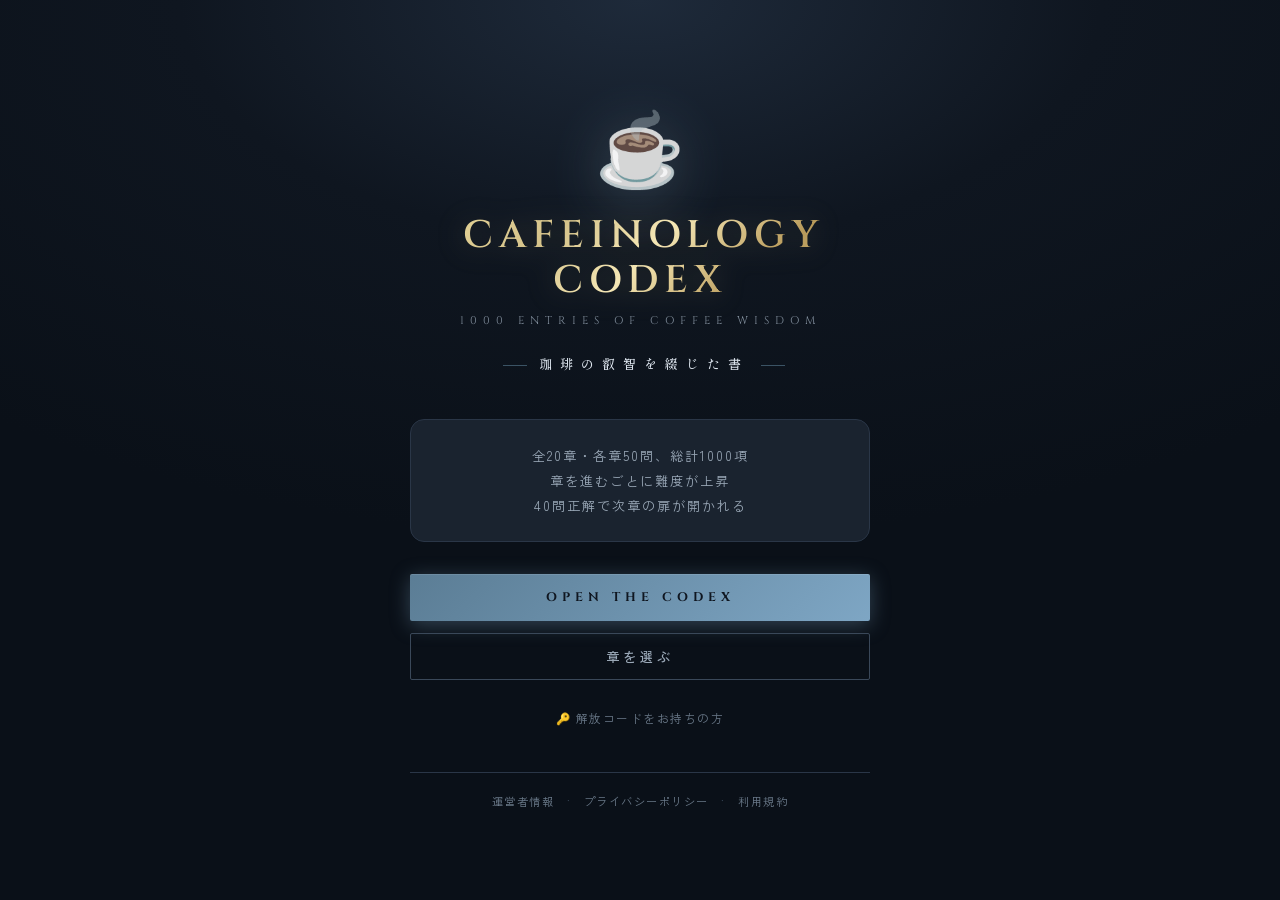
<file: index.html>
<!DOCTYPE html>
<html lang="ja">
<head>
  <meta charset="UTF-8">
  <meta name="viewport" content="width=device-width, initial-scale=1.0, user-scalable=no">
  <meta name="theme-color" content="#0f1620">

  <!-- ========== SEO ========== -->
  <title>CAFEINOLOGY CODEX（カフェイノロジー・コーデックス）| 珈琲の叡智を綴じた書 · 全20章1000項</title>
  <meta name="description" content="CAFEINOLOGY CODEX（カフェイノロジー・コーデックス）— 珈琲の叡智を綴じた書。全20章・1000項で学ぶ本格コーヒー検定ゲーム。エスプレッソ、焙煎、抽出、品種、産地、テロワールまで網羅。無料でコーヒーマスターを目指そう。#CafeinologyCodex">
  <meta name="keywords" content="CAFEINOLOGY CODEX,カフェイノロジーコーデックス,コーヒー,クイズ,検定,バリスタ,エスプレッソ,焙煎,抽出,コーヒーマスター,コーヒーマイスター,スペシャルティコーヒー">
  <meta name="author" content="CAFEINOLOGY CODEX">
  <meta name="google-site-verification" content="3ak_mPI5S-jCg_oB2gd7poXh8SMA-_SvyZOicJVe0Y0" />
  <link rel="canonical" href="https://cafeinology-codex.netlify.app/">

  <!-- ========== OGP (SNS共有) ========== -->
  <meta property="og:type" content="website">
  <meta property="og:title" content="CAFEINOLOGY CODEX - 1000問の珈琲知識大全">
  <meta property="og:description" content="20レベル・1000問でコーヒーマスターを目指す本格検定ゲーム">
  <meta property="og:url" content="https://cafeinology-codex.netlify.app/">
  <meta property="og:image" content="https://cafeinology-codex.netlify.app/ogp.png">
  <meta property="og:site_name" content="CAFEINOLOGY CODEX">
  <meta property="og:locale" content="ja_JP">
  <meta name="twitter:card" content="summary_large_image">
  <meta name="twitter:title" content="CAFEINOLOGY CODEX - 1000問の珈琲知識大全">
  <meta name="twitter:description" content="20レベル・1000問でコーヒーマスターを目指す本格検定ゲーム">

  <!-- ========== 構造化データ (SEO) ========== -->
  <script type="application/ld+json">
  {
    "@context": "https://schema.org",
    "@type": "WebApplication",
    "name": "CAFEINOLOGY CODEX",
    "alternateName": "カフェイノロジー・コーデックス",
    "description": "CAFEINOLOGY CODEX - 20レベル・1000問のコーヒー検定クイズゲーム",
    "applicationCategory": "GameApplication",
    "genre": "Quiz",
    "inLanguage": "ja",
    "offers": {
      "@type": "Offer",
      "price": "0",
      "priceCurrency": "JPY"
    }
  }
  </script>

  <!-- ========== PWA ========== -->
  <link rel="manifest" href="manifest.json">
  <link rel="apple-touch-icon" href="icon-192.png">

  <!-- Google AdSense: 審査通過後、下のブロックのコメントを外し ca-pub-XXXX... を実IDに置換 -->
  <!--
  <script async src="https://pagead2.googlesyndication.com/pagead/js/adsbygoogle.js?client=ca-pub-XXXXXXXXXXXXXXXX"
     crossorigin="anonymous"></script>
  -->

  <!-- Google Analytics 4: プロパティ作成後、下のブロックのコメントを外し G-XXXXXXXXXX を実IDに置換 -->
  <!--
  <script async src="https://www.googletagmanager.com/gtag/js?id=G-XXXXXXXXXX"></script>
  <script>
    window.dataLayer = window.dataLayer || [];
    function gtag(){dataLayer.push(arguments);}
    gtag('js', new Date());
    gtag('config', 'G-XXXXXXXXXX');
  </script>
  -->

  <!-- Brand fonts: Cinzel (Roman logo) + Shippori Mincho B1 (JP tagline) + Zen Kaku Gothic Antique (JP body) + Syncopate (accent) -->
  <link rel="preconnect" href="https://fonts.googleapis.com">
  <link rel="preconnect" href="https://fonts.gstatic.com" crossorigin>
  <link href="https://fonts.googleapis.com/css2?family=Big+Shoulders+Display:wght@400;600;700;800&family=Cinzel:wght@400;500;600;700&family=Cinzel+Decorative:wght@400;700;900&family=Cormorant+Garamond:ital,wght@0,400;0,500;0,600;1,400&family=Kaisei+Decol:wght@400;500;700&family=Monomaniac+One&family=Shippori+Mincho+B1:wght@400;500;600;700;800&family=Syncopate:wght@400;700&family=Yuji+Syuku&family=Zen+Kaku+Gothic+Antique:wght@300;400;500;700&display=swap" rel="stylesheet">

  <link rel="stylesheet" href="style.css">
  <link rel="stylesheet" href="docs.css">
</head>
<body>
  <!-- スタート画面 -->
  <div id="screen-start" class="screen active">
    <div class="start-container">
      <div class="coffee-icon">☕</div>
      <h1>CAFEINOLOGY<br>CODEX</h1>
      <p class="subtitle">1000 Entries of Coffee Wisdom</p>
      <p class="tagline">珈琲の叡智を綴じた書</p>
      <div class="level-info">
        <p>全20章・各章50問、総計1000項</p>
        <p>章を進むごとに難度が上昇</p>
        <p>40問正解で次章の扉が開かれる</p>
      </div>
      <button id="btn-start" class="btn-primary">Open the Codex</button>
      <button id="btn-continue" class="btn-secondary" style="display:none">続きから</button>
      <button id="btn-level-select" class="btn-secondary">章を選ぶ</button>

      <!-- 解放コード入力 (有料章を解放するための導線) -->
      <a id="link-have-code" class="have-code-link" href="#">🔑 解放コードをお持ちの方</a>

      <!-- AdSense 広告枠 (スタート画面下部) — 審査後に有効化
      <div class="ad-slot ad-start">
        <ins class="adsbygoogle"
             style="display:block"
             data-ad-client="ca-pub-XXXXXXXXXXXXXXXX"
             data-ad-slot="0000000000"
             data-ad-format="auto"
             data-full-width-responsive="true"></ins>
        <script>(adsbygoogle = window.adsbygoogle || []).push({});</script>
      </div>
      -->

      <footer class="site-footer">
        <a href="about.html">運営者情報</a>
        <span>·</span>
        <a href="privacy.html">プライバシーポリシー</a>
        <span>·</span>
        <a href="terms.html">利用規約</a>
      </footer>
    </div>
  </div>

  <!-- レベル選択画面 -->
  <div id="screen-level-select" class="screen">
    <div class="level-select-container">
      <h2>Select a Chapter</h2>
      <div id="level-grid" class="level-grid"></div>
      <button id="btn-unlock-cta" class="btn-unlock-cta hidden">
        <span class="unlock-cta-icon">💎</span>
        <span class="unlock-cta-body">
          <span class="unlock-cta-title">全章を解放する</span>
          <span class="unlock-cta-sub">Chapter V〜XX ／ 800問 ／ ¥780</span>
        </span>
        <span class="unlock-cta-arrow">→</span>
      </button>
      <button id="btn-back-start" class="btn-secondary">戻る</button>
    </div>
  </div>

  <!-- ゲーム画面 -->
  <div id="screen-game" class="screen">
    <div class="game-header">
      <button id="btn-game-home" class="btn-game-home" aria-label="ホームへ戻る" title="ホームへ戻る">⌂</button>
      <div class="level-badge">
        <span id="current-level-label">CHAPTER I</span>
        <span id="level-theme"></span>
      </div>
      <div class="progress-section">
        <div class="progress-bar-container">
          <div id="progress-bar" class="progress-bar"></div>
        </div>
        <span id="progress-text">0 / 50</span>
      </div>
      <div class="stats">
        <div class="stat-item">
          <span class="stat-label">正解</span>
          <span id="correct-count" class="stat-value correct">0</span>
        </div>
        <div class="stat-item">
          <span class="stat-label">スコア</span>
          <span id="score-display" class="stat-value score">0</span>
        </div>
        <div class="stat-item">
          <span class="stat-label">ライフ</span>
          <span id="lives-display" class="stat-value lives">♥♥♥</span>
        </div>
      </div>
    </div>

    <div class="question-container">
      <div id="timer-bar-container" class="timer-bar-container">
        <div id="timer-bar" class="timer-bar"></div>
      </div>
      <div id="question-number" class="question-number">ENTRY 1</div>
      <div id="question-text" class="question-text"></div>
      <div id="options-container" class="options-container"></div>
      <div id="feedback" class="feedback hidden">
        <div id="feedback-icon"></div>
        <div id="feedback-text"></div>
        <div id="feedback-explanation"></div>
      </div>
      <button id="btn-next" class="btn-next hidden">次へ →</button>
    </div>
  </div>

  <!-- レベルクリア画面 -->
  <div id="screen-level-clear" class="screen">
    <div class="result-container">
      <div class="result-icon" id="result-icon">🏆</div>
      <h2 id="result-title">Chapter Complete</h2>
      <div class="result-stats">
        <div class="result-stat">
          <span>正解数</span>
          <span id="result-correct"></span>
        </div>
        <div class="result-stat">
          <span>正解率</span>
          <span id="result-rate"></span>
        </div>
        <div class="result-stat">
          <span>獲得スコア</span>
          <span id="result-score"></span>
        </div>
      </div>
      <div id="rank-display" class="rank-display"></div>

      <!-- AdSense インフィード広告 — 審査後に有効化
      <div class="ad-slot ad-result">
        <ins class="adsbygoogle"
             style="display:block"
             data-ad-client="ca-pub-XXXXXXXXXXXXXXXX"
             data-ad-slot="1111111111"
             data-ad-format="auto"
             data-full-width-responsive="true"></ins>
        <script>(adsbygoogle = window.adsbygoogle || []).push({});</script>
      </div>
      -->

      <!-- アフィリエイト: 関連商品レコメンド枠 (レベルごとに JS で差し替え) -->
      <div class="affiliate-box" id="affiliate-recommend">
        <div class="affiliate-label">このレベルにおすすめ</div>
        <div class="affiliate-items" id="affiliate-items">
          <!-- game.js から動的に生成 -->
        </div>
      </div>

      <div class="result-buttons">
        <button id="btn-next-level" class="btn-primary">次のレベルへ</button>
        <button id="btn-retry-level" class="btn-secondary">もう一度</button>
        <button id="btn-home" class="btn-secondary">ホームへ</button>
      </div>

      <!-- SNSシェアボタン -->
      <div class="share-buttons">
        <div class="share-label">結果をシェア</div>
        <a id="share-twitter" class="share-btn" target="_blank" rel="noopener">𝕏 Twitter</a>
        <a id="share-line" class="share-btn" target="_blank" rel="noopener">LINE</a>
      </div>
    </div>
  </div>

  <!-- 全問クリア画面 -->
  <div id="screen-complete" class="screen">
    <div class="complete-container">
      <div class="trophy">🏆</div>
      <h1>CODEX&nbsp;COMPLETE</h1>
      <p class="tagline">珈琲の叡智を、あなたは読み解いた</p>
      <p>CAFEINOLOGY CODEX 全20章・1000項を制覇</p>
      <div id="final-score-display" class="final-score"></div>
      <div class="coffee-facts">
        <h3>あなたはコーヒーの達人です</h3>
        <p>世界中のコーヒーについての知識を証明しました。</p>
      </div>

      <!-- AdSense — 審査後に有効化
      <div class="ad-slot">
        <ins class="adsbygoogle"
             style="display:block"
             data-ad-client="ca-pub-XXXXXXXXXXXXXXXX"
             data-ad-slot="2222222222"
             data-ad-format="auto"
             data-full-width-responsive="true"></ins>
        <script>(adsbygoogle = window.adsbygoogle || []).push({});</script>
      </div>
      -->

      <button id="btn-restart" class="btn-primary">もう一度挑戦</button>
    </div>
  </div>

  <!-- 解放コード入力モーダル -->
  <div id="modal-unlock" class="modal-overlay hidden" role="dialog" aria-modal="true" aria-labelledby="modal-unlock-title">
    <div class="modal-content modal-unlock-content">
      <div class="unlock-icon">💎</div>
      <h3 id="modal-unlock-title">全章を解放する</h3>
      <p class="modal-sub">
        第5章以降（800項）を読み解くには、<br>
        解放コードが必要です。
      </p>

      <div class="unlock-input-wrap">
        <label for="unlock-code-input" class="unlock-label">解放コード</label>
        <input
          id="unlock-code-input"
          class="unlock-input"
          type="text"
          inputmode="latin"
          autocomplete="off"
          autocapitalize="characters"
          spellcheck="false"
          placeholder="CCDX-XXXX-XXXX-XXXX"
          maxlength="19"
        >
        <div id="unlock-error" class="unlock-error hidden"></div>
      </div>

      <div class="modal-buttons">
        <button id="modal-unlock-submit" class="btn-primary">コードを適用する</button>
        <a id="modal-unlock-booth"
           class="btn-secondary unlock-booth-link"
           href="#"
           target="_blank"
           rel="noopener">BOOTHで購入（¥780）→</a>
        <button id="modal-unlock-cancel" class="btn-secondary modal-btn-cancel">閉じる</button>
      </div>

      <p class="unlock-note">
        購入後すぐに自動でコードが受け取れます。<br>
        コードは1端末でご利用ください。
      </p>
    </div>
  </div>

  <!-- ホーム遷移確認モーダル -->
  <div id="modal-home-confirm" class="modal-overlay hidden" role="dialog" aria-modal="true" aria-labelledby="modal-home-title">
    <div class="modal-content">
      <h3 id="modal-home-title">章を中断しますか？</h3>
      <p class="modal-sub">現在の進捗を保存して、いつでもこの問題から再開できます。</p>
      <div id="modal-progress-info" class="modal-progress-info"></div>
      <div class="modal-buttons">
        <button id="modal-save-home" class="btn-primary modal-btn-save">💾 保存してホームへ</button>
        <button id="modal-discard-home" class="btn-secondary modal-btn-discard">進捗を破棄してホームへ</button>
        <button id="modal-cancel" class="btn-secondary modal-btn-cancel">プレイを続ける</button>
      </div>
    </div>
  </div>

  <script src="questions.js"></script>
  <script src="affiliates.js"></script>
  <script src="unlock.js"></script>
  <script src="game.js"></script>

  <!-- Service Worker (PWA / オフライン対応) -->
  <script>
    if ('serviceWorker' in navigator) {
      window.addEventListener('load', () => {
        navigator.serviceWorker.register('sw.js').catch(()=>{});
      });
    }
  </script>
</body>
</html>
</file>
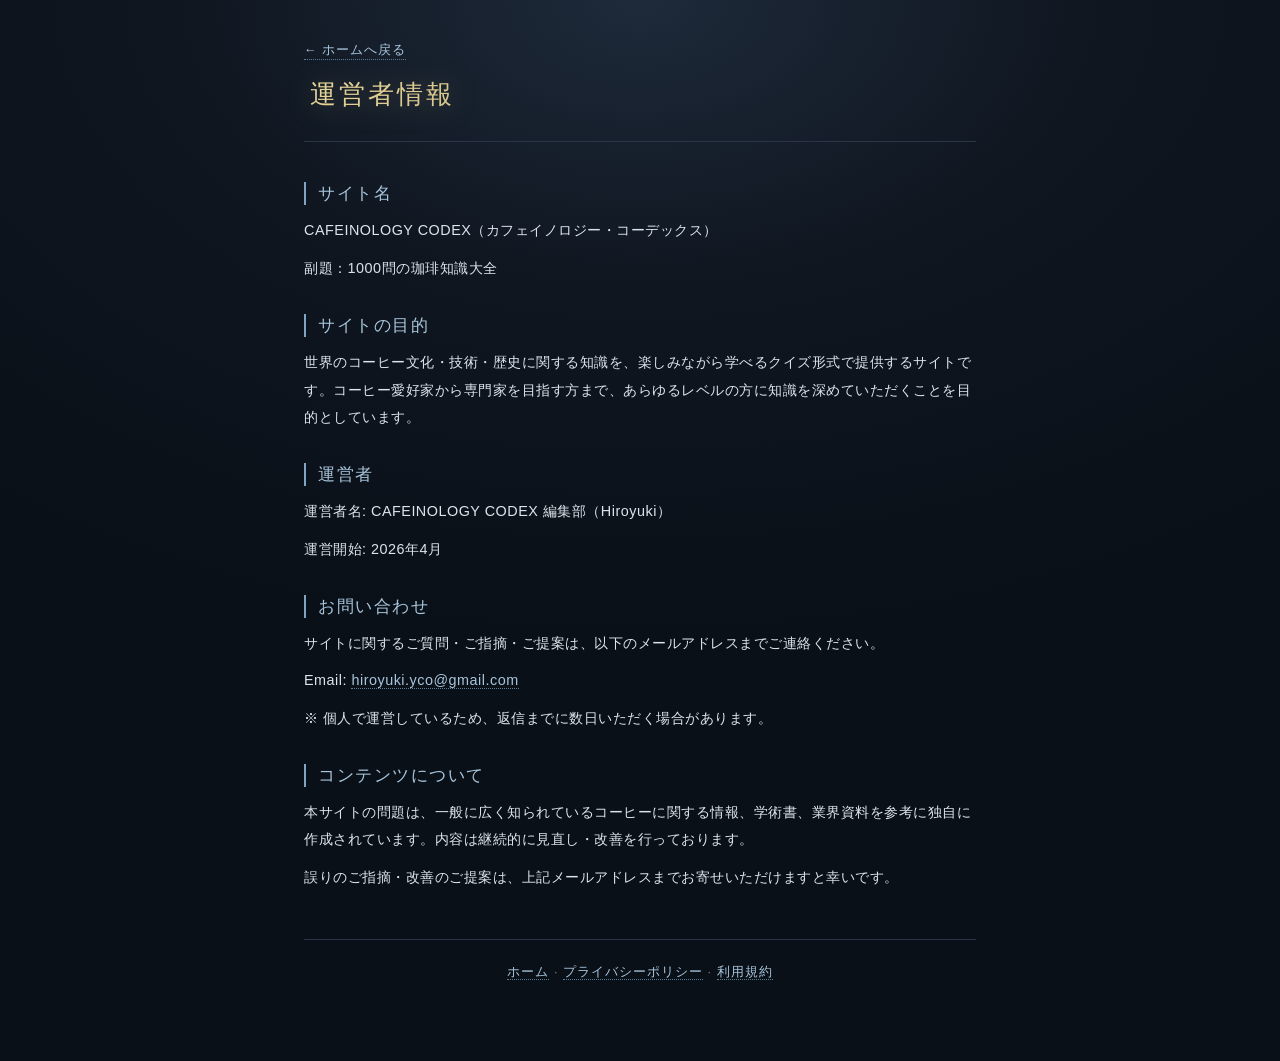
<file: about.html>
<!DOCTYPE html>
<html lang="ja">
<head>
<meta charset="UTF-8">
<meta name="viewport" content="width=device-width, initial-scale=1.0">
<title>運営者情報・お問い合わせ | CAFEINOLOGY CODEX</title>
<link rel="stylesheet" href="style.css">
<link rel="stylesheet" href="docs.css">
</head>
<body>
<div class="doc-container">
  <header class="doc-header">
    <a href="index.html" class="doc-back">← ホームへ戻る</a>
    <h1>運営者情報</h1>
  </header>

  <section>
    <h2>サイト名</h2>
    <p>CAFEINOLOGY CODEX（カフェイノロジー・コーデックス）</p>
    <p>副題：1000問の珈琲知識大全</p>
  </section>

  <section>
    <h2>サイトの目的</h2>
    <p>世界のコーヒー文化・技術・歴史に関する知識を、楽しみながら学べるクイズ形式で提供するサイトです。コーヒー愛好家から専門家を目指す方まで、あらゆるレベルの方に知識を深めていただくことを目的としています。</p>
  </section>

  <section>
    <h2>運営者</h2>
    <p>運営者名: CAFEINOLOGY CODEX 編集部（Hiroyuki）</p>
    <p>運営開始: 2026年4月</p>
  </section>

  <section>
    <h2>お問い合わせ</h2>
    <p>サイトに関するご質問・ご指摘・ご提案は、以下のメールアドレスまでご連絡ください。</p>
    <p>Email: <a href="mailto:hiroyuki.yco@gmail.com">hiroyuki.yco@gmail.com</a></p>
    <p>※ 個人で運営しているため、返信までに数日いただく場合があります。</p>
  </section>

  <section>
    <h2>コンテンツについて</h2>
    <p>本サイトの問題は、一般に広く知られているコーヒーに関する情報、学術書、業界資料を参考に独自に作成されています。内容は継続的に見直し・改善を行っております。</p>
    <p>誤りのご指摘・改善のご提案は、上記メールアドレスまでお寄せいただけますと幸いです。</p>
  </section>

  <footer class="doc-footer">
    <a href="index.html">ホーム</a> · <a href="privacy.html">プライバシーポリシー</a> · <a href="terms.html">利用規約</a>
  </footer>
</div>
</body>
</html>
</file>
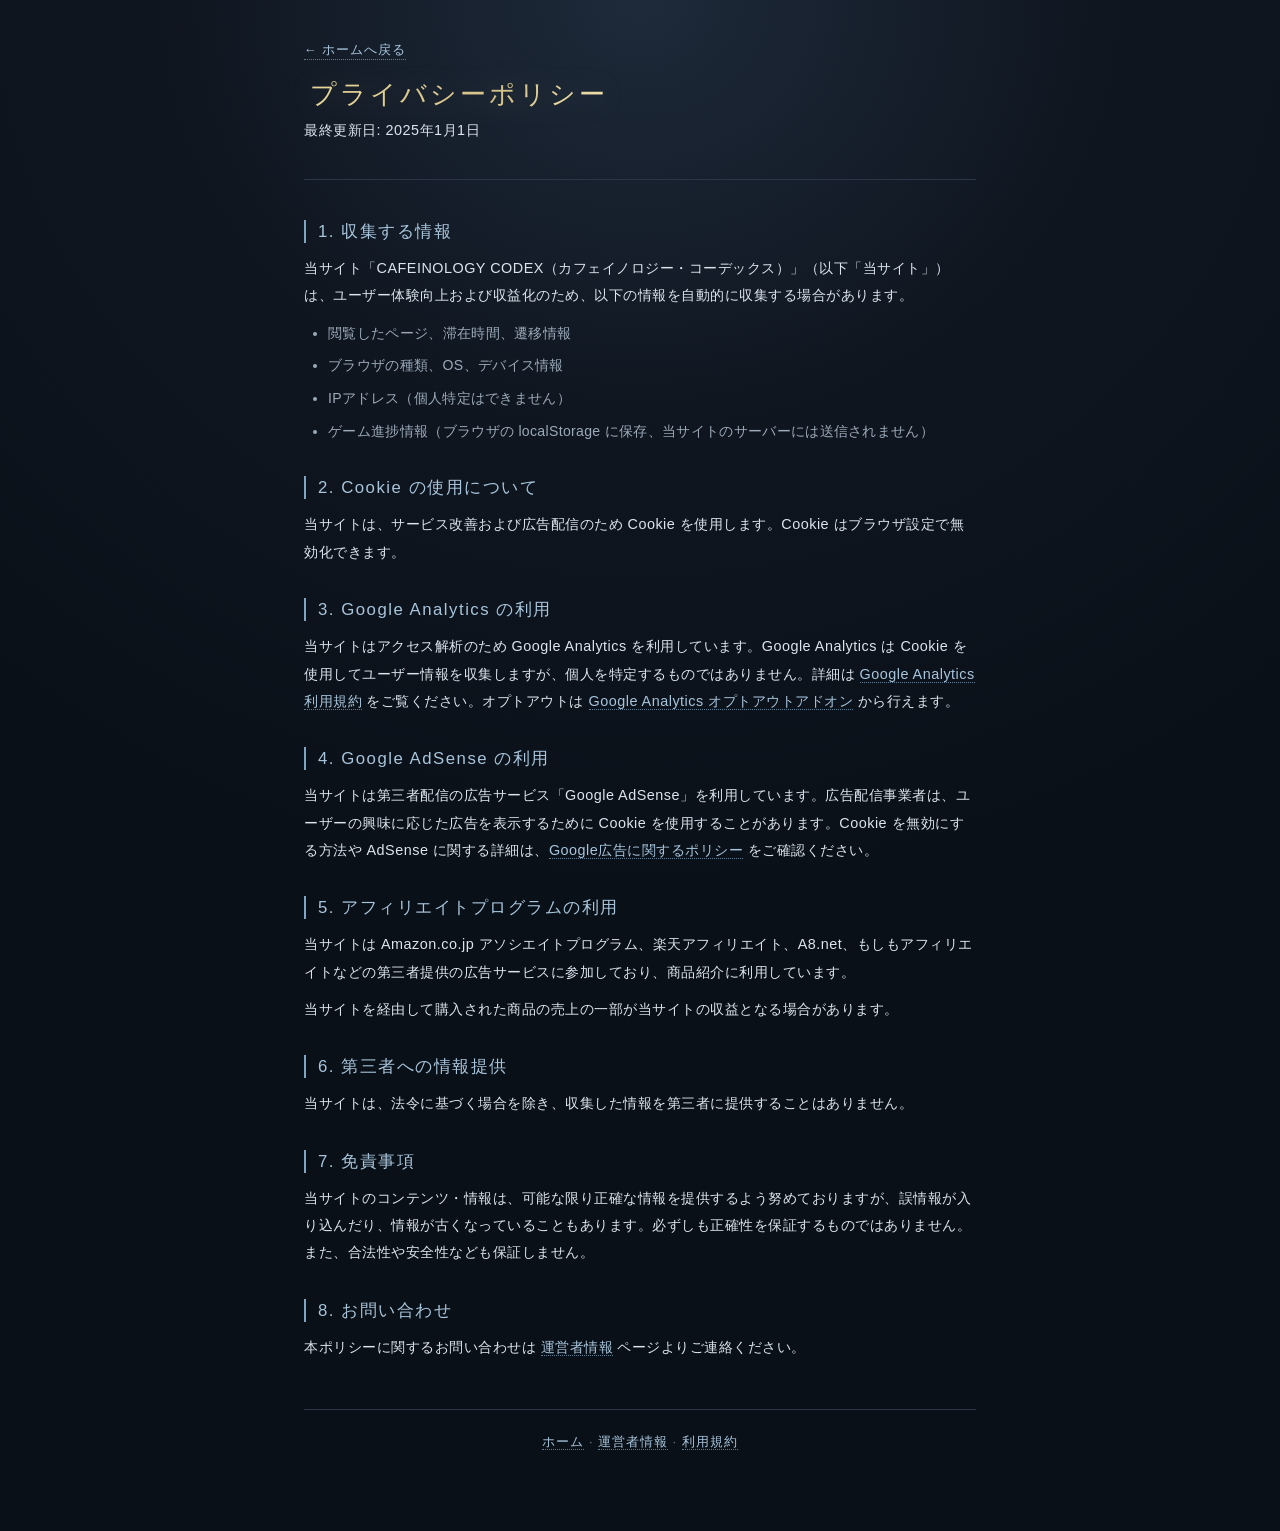
<file: privacy.html>
<!DOCTYPE html>
<html lang="ja">
<head>
<meta charset="UTF-8">
<meta name="viewport" content="width=device-width, initial-scale=1.0">
<title>プライバシーポリシー | CAFEINOLOGY CODEX</title>
<link rel="stylesheet" href="style.css">
<link rel="stylesheet" href="docs.css">
</head>
<body>
<div class="doc-container">
  <header class="doc-header">
    <a href="index.html" class="doc-back">← ホームへ戻る</a>
    <h1>プライバシーポリシー</h1>
    <p class="doc-updated">最終更新日: 2025年1月1日</p>
  </header>

  <section>
    <h2>1. 収集する情報</h2>
    <p>当サイト「CAFEINOLOGY CODEX（カフェイノロジー・コーデックス）」（以下「当サイト」）は、ユーザー体験向上および収益化のため、以下の情報を自動的に収集する場合があります。</p>
    <ul>
      <li>閲覧したページ、滞在時間、遷移情報</li>
      <li>ブラウザの種類、OS、デバイス情報</li>
      <li>IPアドレス（個人特定はできません）</li>
      <li>ゲーム進捗情報（ブラウザの localStorage に保存、当サイトのサーバーには送信されません）</li>
    </ul>
  </section>

  <section>
    <h2>2. Cookie の使用について</h2>
    <p>当サイトは、サービス改善および広告配信のため Cookie を使用します。Cookie はブラウザ設定で無効化できます。</p>
  </section>

  <section>
    <h2>3. Google Analytics の利用</h2>
    <p>当サイトはアクセス解析のため Google Analytics を利用しています。Google Analytics は Cookie を使用してユーザー情報を収集しますが、個人を特定するものではありません。詳細は <a href="https://marketingplatform.google.com/about/analytics/terms/jp/" target="_blank" rel="noopener">Google Analytics 利用規約</a> をご覧ください。オプトアウトは <a href="https://tools.google.com/dlpage/gaoptout?hl=ja" target="_blank" rel="noopener">Google Analytics オプトアウトアドオン</a> から行えます。</p>
  </section>

  <section>
    <h2>4. Google AdSense の利用</h2>
    <p>当サイトは第三者配信の広告サービス「Google AdSense」を利用しています。広告配信事業者は、ユーザーの興味に応じた広告を表示するために Cookie を使用することがあります。Cookie を無効にする方法や AdSense に関する詳細は、<a href="https://policies.google.com/technologies/ads?hl=ja" target="_blank" rel="noopener">Google広告に関するポリシー</a> をご確認ください。</p>
  </section>

  <section>
    <h2>5. アフィリエイトプログラムの利用</h2>
    <p>当サイトは Amazon.co.jp アソシエイトプログラム、楽天アフィリエイト、A8.net、もしもアフィリエイトなどの第三者提供の広告サービスに参加しており、商品紹介に利用しています。</p>
    <p>当サイトを経由して購入された商品の売上の一部が当サイトの収益となる場合があります。</p>
  </section>

  <section>
    <h2>6. 第三者への情報提供</h2>
    <p>当サイトは、法令に基づく場合を除き、収集した情報を第三者に提供することはありません。</p>
  </section>

  <section>
    <h2>7. 免責事項</h2>
    <p>当サイトのコンテンツ・情報は、可能な限り正確な情報を提供するよう努めておりますが、誤情報が入り込んだり、情報が古くなっていることもあります。必ずしも正確性を保証するものではありません。また、合法性や安全性なども保証しません。</p>
  </section>

  <section>
    <h2>8. お問い合わせ</h2>
    <p>本ポリシーに関するお問い合わせは <a href="about.html">運営者情報</a> ページよりご連絡ください。</p>
  </section>

  <footer class="doc-footer">
    <a href="index.html">ホーム</a> · <a href="about.html">運営者情報</a> · <a href="terms.html">利用規約</a>
  </footer>
</div>
</body>
</html>
</file>
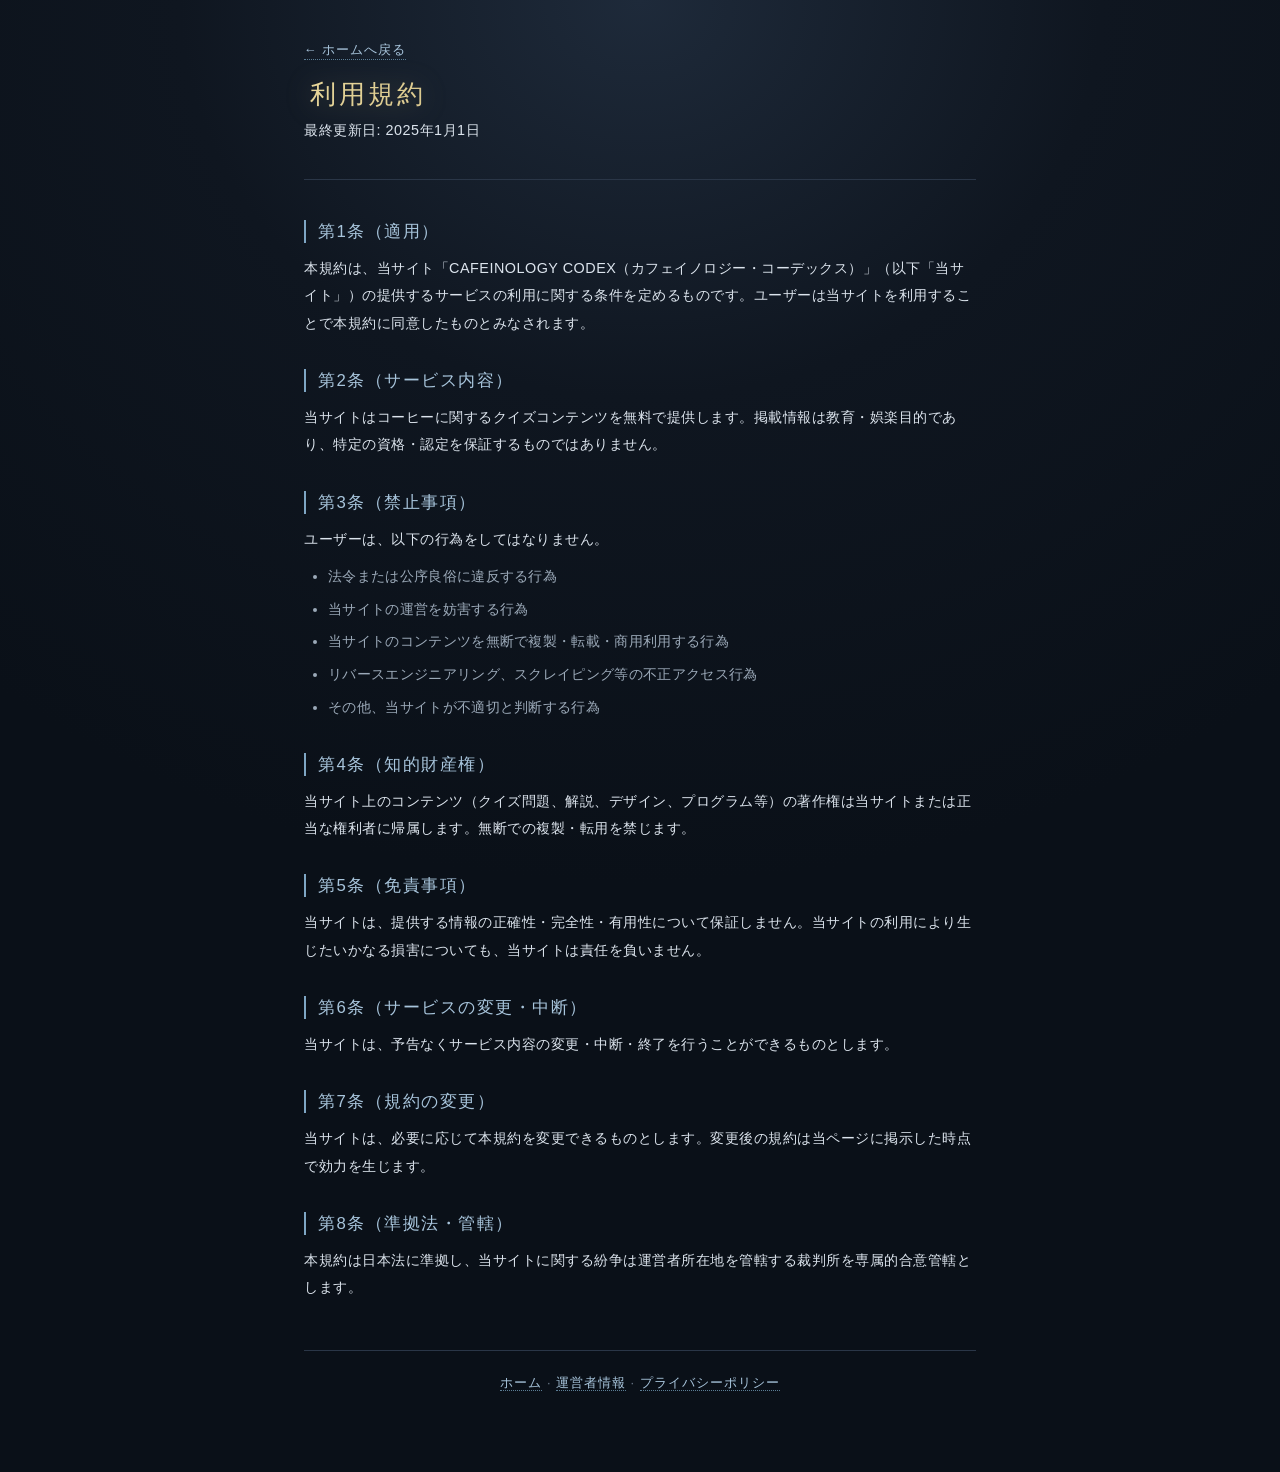
<file: terms.html>
<!DOCTYPE html>
<html lang="ja">
<head>
<meta charset="UTF-8">
<meta name="viewport" content="width=device-width, initial-scale=1.0">
<title>利用規約 | CAFEINOLOGY CODEX</title>
<link rel="stylesheet" href="style.css">
<link rel="stylesheet" href="docs.css">
</head>
<body>
<div class="doc-container">
  <header class="doc-header">
    <a href="index.html" class="doc-back">← ホームへ戻る</a>
    <h1>利用規約</h1>
    <p class="doc-updated">最終更新日: 2025年1月1日</p>
  </header>

  <section>
    <h2>第1条（適用）</h2>
    <p>本規約は、当サイト「CAFEINOLOGY CODEX（カフェイノロジー・コーデックス）」（以下「当サイト」）の提供するサービスの利用に関する条件を定めるものです。ユーザーは当サイトを利用することで本規約に同意したものとみなされます。</p>
  </section>

  <section>
    <h2>第2条（サービス内容）</h2>
    <p>当サイトはコーヒーに関するクイズコンテンツを無料で提供します。掲載情報は教育・娯楽目的であり、特定の資格・認定を保証するものではありません。</p>
  </section>

  <section>
    <h2>第3条（禁止事項）</h2>
    <p>ユーザーは、以下の行為をしてはなりません。</p>
    <ul>
      <li>法令または公序良俗に違反する行為</li>
      <li>当サイトの運営を妨害する行為</li>
      <li>当サイトのコンテンツを無断で複製・転載・商用利用する行為</li>
      <li>リバースエンジニアリング、スクレイピング等の不正アクセス行為</li>
      <li>その他、当サイトが不適切と判断する行為</li>
    </ul>
  </section>

  <section>
    <h2>第4条（知的財産権）</h2>
    <p>当サイト上のコンテンツ（クイズ問題、解説、デザイン、プログラム等）の著作権は当サイトまたは正当な権利者に帰属します。無断での複製・転用を禁じます。</p>
  </section>

  <section>
    <h2>第5条（免責事項）</h2>
    <p>当サイトは、提供する情報の正確性・完全性・有用性について保証しません。当サイトの利用により生じたいかなる損害についても、当サイトは責任を負いません。</p>
  </section>

  <section>
    <h2>第6条（サービスの変更・中断）</h2>
    <p>当サイトは、予告なくサービス内容の変更・中断・終了を行うことができるものとします。</p>
  </section>

  <section>
    <h2>第7条（規約の変更）</h2>
    <p>当サイトは、必要に応じて本規約を変更できるものとします。変更後の規約は当ページに掲示した時点で効力を生じます。</p>
  </section>

  <section>
    <h2>第8条（準拠法・管轄）</h2>
    <p>本規約は日本法に準拠し、当サイトに関する紛争は運営者所在地を管轄する裁判所を専属的合意管轄とします。</p>
  </section>

  <footer class="doc-footer">
    <a href="index.html">ホーム</a> · <a href="about.html">運営者情報</a> · <a href="privacy.html">プライバシーポリシー</a>
  </footer>
</div>
</body>
</html>
</file>
<file: style.css>
* {
  margin: 0;
  padding: 0;
  box-sizing: border-box;
}

:root {
  /* ==================================================================
   * ブランドフォント — 3テーマ切替可 (下の行頭 /* を付け外しするだけ)
   * ================================================================== */

  /* 【Theme A: CODEX ORIGIN】現在のデフォルト
     碑文Cinzel × 鋭利な明朝。最も「書(codex)」らしい威厳。 */
  --font-logo:       'Cinzel', 'Cormorant Garamond', 'Times New Roman', serif;
  --font-accent-en:  'Syncopate', 'Cinzel', sans-serif;
  --font-jp-display: 'Shippori Mincho B1', 'Yu Mincho', 'Hiragino Mincho ProN', serif;
  --font-jp-body:    'Zen Kaku Gothic Antique', -apple-system, 'Hiragino Kaku Gothic ProN', sans-serif;

  /* 【Theme B: MOLGOTIC EDGE】攻撃的・冷めたクール
     Big Shoulders (攻めた条幅) × 墨筆風Yuji Syuku。molgotic系の不穏感。
     使うには↑4行をコメントアウトしてこの4行のコメントを外す:
  --font-logo:       'Big Shoulders Display', 'Cinzel', sans-serif;
  --font-accent-en:  'Monomaniac One', 'Syncopate', sans-serif;
  --font-jp-display: 'Yuji Syuku', 'Shippori Mincho B1', serif;
  --font-jp-body:    'Zen Kaku Gothic Antique', sans-serif;
  */

  /* 【Theme C: VINTAGE CELLAR】クラシック書斎
     Cinzel Decorative (装飾碑文) × Kaisei Decol (装飾明朝)。
     使うにはTheme Aをコメントアウトしてこの4行のコメントを外す:
  --font-logo:       'Cinzel Decorative', 'Cinzel', serif;
  --font-accent-en:  'Cormorant Garamond', serif;
  --font-jp-display: 'Kaisei Decol', 'Shippori Mincho B1', serif;
  --font-jp-body:    'Zen Kaku Gothic Antique', sans-serif;
  */

  /* グレーブルー・パレット */
  --bg-base: #0f1620;
  --bg-deep: #0a1018;
  --bg-card: #1a232f;
  --bg-card-hi: #232e3d;
  --bg-elevated: #2a3647;

  --accent: #7ea6c4;       /* メインのスチールブルー */
  --accent-light: #a8c5dc;  /* 明るめ */
  --accent-soft: #5b7d95;   /* 控えめ */
  --accent-glow: rgba(126,166,196,0.35);

  --text: #dce4ed;
  --text-mid: #9ba9b8;
  --text-dim: #6b7a8a;

  --border: #2a3647;
  --border-hi: #3a4859;

  --green: #7fbf9d;
  --green-bg: rgba(127,191,157,0.12);
  --red: #d18b92;
  --red-bg: rgba(209,139,146,0.12);
  --gold: #d4c28a;

  --shadow: rgba(0,0,0,0.5);
  --shadow-soft: rgba(0,0,0,0.25);
}

body {
  font-family: var(--font-jp-body);
  background: var(--bg-base);
  color: var(--text);
  min-height: 100vh;
  background-image:
    radial-gradient(ellipse 80% 60% at 50% 0%, #1e2a3a 0%, #0f1620 45%, #0a1018 100%);
  -webkit-font-smoothing: antialiased;
  letter-spacing: 0.02em;
}

.screen {
  display: none;
  min-height: 100vh;
  padding: 24px 20px;
}
.screen.active {
  display: flex;
  align-items: center;
  justify-content: center;
  flex-direction: column;
}

/* ========== スタート画面 ========== */
.start-container {
  text-align: center;
  max-width: 460px;
  width: 100%;
}

.coffee-icon {
  font-size: 72px;
  margin-bottom: 18px;
  animation: float 4s ease-in-out infinite;
  filter: drop-shadow(0 8px 30px var(--accent-glow)) grayscale(0.3);
  opacity: 0.95;
}

@keyframes float {
  0%, 100% { transform: translateY(0); }
  50% { transform: translateY(-8px); }
}

h1 {
  font-family: var(--font-logo);
  font-size: 2.4rem;
  font-weight: 600;
  font-style: normal;
  margin-bottom: 10px;
  letter-spacing: 6px;
  line-height: 1.15;
  background: linear-gradient(135deg, #e8d79a 0%, #d4c28a 30%, #f5e7b5 50%, #b89a5a 75%, #d4c28a 100%);
  -webkit-background-clip: text;
  background-clip: text;
  -webkit-text-fill-color: transparent;
  filter: drop-shadow(0 2px 14px rgba(212,194,138,0.25));
  text-indent: 6px; /* letter-spacing 補正 */
  text-transform: uppercase;
}

.subtitle {
  font-family: var(--font-accent-en);
  font-size: 0.7rem;
  font-style: normal;
  font-weight: 400;
  color: var(--text-mid);
  margin-bottom: 16px;
  letter-spacing: 6px;
  text-transform: uppercase;
  opacity: 0.8;
}

.tagline {
  font-family: var(--font-jp-display);
  font-size: 0.82rem;
  font-weight: 500;
  color: var(--text);
  letter-spacing: 8px;
  margin-bottom: 36px;
  padding: 10px 0;
  position: relative;
  text-indent: 8px;
}

.tagline::before,
.tagline::after {
  content: '';
  display: inline-block;
  width: 24px;
  height: 1px;
  background: var(--accent-soft);
  vertical-align: middle;
  margin: 0 12px;
  opacity: 0.6;
}

.level-info {
  background: var(--bg-card);
  border: 1px solid var(--border);
  border-radius: 14px;
  padding: 20px 18px;
  margin-bottom: 32px;
  backdrop-filter: blur(10px);
}

.level-info p {
  font-family: var(--font-jp-body);
  color: var(--text-mid);
  font-size: 0.82rem;
  font-weight: 400;
  margin: 6px 0;
  letter-spacing: 2px;
}

.btn-primary {
  font-family: var(--font-accent-en);
  background: linear-gradient(135deg, var(--accent-soft), var(--accent));
  color: #0f1620;
  border: none;
  padding: 15px 40px;
  font-size: 0.78rem;
  font-weight: 700;
  border-radius: 2px;
  cursor: pointer;
  display: block;
  width: 100%;
  margin-bottom: 12px;
  transition: all 0.25s cubic-bezier(0.4, 0, 0.2, 1);
  box-shadow: 0 4px 20px var(--accent-glow), inset 0 1px 0 rgba(255,255,255,0.1);
  letter-spacing: 5px;
  text-transform: uppercase;
}

.btn-primary:hover {
  transform: translateY(-2px);
  box-shadow: 0 8px 32px var(--accent-glow), inset 0 1px 0 rgba(255,255,255,0.15);
  filter: brightness(1.1);
}

.btn-primary:active {
  transform: translateY(0);
}

.btn-secondary {
  font-family: var(--font-jp-body);
  background: transparent;
  color: var(--text-mid);
  border: 1px solid var(--border-hi);
  padding: 13px 32px;
  font-size: 0.82rem;
  border-radius: 2px;
  cursor: pointer;
  display: block;
  width: 100%;
  margin-bottom: 10px;
  transition: all 0.25s;
  letter-spacing: 4px;
  font-weight: 500;
}

.btn-secondary:hover {
  border-color: var(--accent);
  color: var(--accent-light);
  background: rgba(126,166,196,0.06);
}

/* ========== レベル選択 ========== */
.level-select-container {
  max-width: 620px;
  width: 100%;
  text-align: center;
}

.level-select-container h2 {
  font-family: var(--font-logo);
  font-size: 1.6rem;
  font-weight: 500;
  color: var(--accent-light);
  margin-bottom: 24px;
  letter-spacing: 6px;
  text-transform: uppercase;
}

.level-grid {
  display: grid;
  grid-template-columns: repeat(5, 1fr);
  gap: 10px;
  margin-bottom: 28px;
}

.level-btn {
  background: var(--bg-card);
  border: 1px solid var(--border);
  border-radius: 6px;
  padding: 14px 8px;
  cursor: pointer;
  transition: all 0.25s;
  color: var(--text-dim);
  font-family: inherit;
}

.level-btn.unlocked {
  color: var(--text);
  border-color: var(--border-hi);
}

.level-btn.unlocked:hover {
  background: var(--bg-card-hi);
  transform: translateY(-2px);
  box-shadow: 0 4px 20px rgba(126,166,196,0.15);
  border-color: var(--accent);
}

.level-btn.cleared {
  background: linear-gradient(135deg, var(--bg-card), var(--bg-elevated));
  border-color: var(--accent);
  color: var(--accent-light);
  box-shadow: inset 0 0 20px rgba(126,166,196,0.1);
}

.level-btn .lv-num {
  font-family: var(--font-logo);
  font-size: 1.2rem;
  font-weight: 600;
  display: block;
  letter-spacing: 3px;
}

.level-btn .lv-chapter {
  font-size: 0.55rem;
  color: var(--text-dim);
  letter-spacing: 2px;
  text-transform: uppercase;
  display: block;
  margin-bottom: 2px;
}

.level-btn.cleared .lv-chapter {
  color: var(--accent-soft);
}

.level-btn .lv-stars {
  font-size: 0.65rem;
  display: block;
  margin-top: 6px;
  color: var(--gold);
  letter-spacing: 1px;
}

.level-btn.locked {
  opacity: 0.35;
  cursor: not-allowed;
}

.level-btn.locked .lv-stars {
  color: var(--text-dim);
}

/* 有料(購入待ち)レベル: 金箔でタップ可能、💎アイコン */
.level-btn.paid-locked {
  color: var(--gold);
  border-color: rgba(212, 194, 138, 0.28);
  background: linear-gradient(135deg, var(--bg-card), rgba(212, 194, 138, 0.04));
  cursor: pointer;
  position: relative;
}
.level-btn.paid-locked:hover {
  background: linear-gradient(135deg, var(--bg-card-hi), rgba(212, 194, 138, 0.10));
  border-color: var(--gold);
  transform: translateY(-2px);
  box-shadow: 0 4px 18px rgba(212, 194, 138, 0.18);
}
.level-btn.paid-locked .lv-chapter {
  color: rgba(212, 194, 138, 0.55);
}
.level-btn.paid-locked .lv-num {
  color: rgba(212, 194, 138, 0.55);
}
.level-btn.paid-locked .lv-stars {
  color: var(--gold);
  font-size: 0.85rem;
}

/* 全章解放CTA (章選択画面) */
.btn-unlock-cta {
  display: flex;
  align-items: center;
  justify-content: center;
  gap: 14px;
  width: 100%;
  padding: 16px 22px;
  margin-bottom: 14px;
  background: linear-gradient(135deg, rgba(212,194,138,0.10), rgba(212,194,138,0.03));
  border: 1px solid rgba(212,194,138,0.45);
  border-radius: 6px;
  color: var(--gold);
  font-family: var(--font-jp-body);
  cursor: pointer;
  transition: all 0.25s;
  box-shadow: 0 2px 14px rgba(212,194,138,0.10), inset 0 1px 0 rgba(255,255,255,0.04);
}
.btn-unlock-cta:hover {
  background: linear-gradient(135deg, rgba(212,194,138,0.18), rgba(212,194,138,0.06));
  border-color: var(--gold);
  transform: translateY(-1px);
  box-shadow: 0 6px 22px rgba(212,194,138,0.22), inset 0 1px 0 rgba(255,255,255,0.08);
}
.btn-unlock-cta.hidden { display: none; }
.unlock-cta-icon {
  font-size: 1.5rem;
  line-height: 1;
  filter: drop-shadow(0 0 6px rgba(212,194,138,0.5));
}
.unlock-cta-body {
  display: flex;
  flex-direction: column;
  align-items: flex-start;
  gap: 2px;
  text-align: left;
}
.unlock-cta-title {
  font-family: var(--font-logo);
  font-size: 0.95rem;
  font-weight: 600;
  letter-spacing: 3px;
  color: var(--gold);
}
.unlock-cta-sub {
  font-size: 0.7rem;
  color: rgba(212,194,138,0.7);
  letter-spacing: 1px;
}
.unlock-cta-arrow {
  font-family: var(--font-logo);
  color: var(--gold);
  font-size: 1.1rem;
  opacity: 0.85;
}

/* ========== ゲーム画面 ========== */
#screen-game {
  padding: 0;
  flex-direction: column;
  justify-content: flex-start;
  align-items: stretch;
}

.game-header {
  width: 100%;
  background: rgba(26,35,47,0.7);
  backdrop-filter: blur(12px);
  -webkit-backdrop-filter: blur(12px);
  border-bottom: 1px solid var(--border);
  padding: 12px 24px;
  display: flex;
  align-items: center;
  gap: 20px;
  flex-wrap: wrap;
  position: sticky;
  top: 0;
  z-index: 10;
}

.level-badge {
  display: flex;
  flex-direction: column;
  min-width: 100px;
}

#current-level-label {
  font-family: var(--font-logo);
  font-size: 1.1rem;
  font-weight: 600;
  color: var(--accent-light);
  letter-spacing: 4px;
}

#level-theme {
  font-family: var(--font-jp-display);
  font-size: 0.72rem;
  font-weight: 500;
  color: var(--text-dim);
  letter-spacing: 2px;
  margin-top: 2px;
}

.progress-section {
  flex: 1;
  display: flex;
  align-items: center;
  gap: 12px;
  min-width: 160px;
}

.progress-bar-container {
  flex: 1;
  height: 4px;
  background: var(--bg-deep);
  border-radius: 2px;
  overflow: hidden;
}

.progress-bar {
  height: 100%;
  background: linear-gradient(90deg, var(--accent-soft), var(--accent-light));
  border-radius: 2px;
  transition: width 0.4s cubic-bezier(0.4, 0, 0.2, 1);
  width: 0%;
  box-shadow: 0 0 8px var(--accent-glow);
}

#progress-text {
  font-size: 0.75rem;
  color: var(--text-dim);
  white-space: nowrap;
  letter-spacing: 1px;
  font-variant-numeric: tabular-nums;
}

.stats {
  display: flex;
  gap: 20px;
}

.stat-item {
  display: flex;
  flex-direction: column;
  align-items: center;
}

.stat-label {
  font-size: 0.6rem;
  color: var(--text-dim);
  letter-spacing: 1.5px;
  text-transform: uppercase;
}

.stat-value {
  font-size: 0.95rem;
  font-weight: 500;
  font-variant-numeric: tabular-nums;
  letter-spacing: 1px;
}

.stat-value.correct { color: var(--green); }
.stat-value.score { color: var(--accent-light); }
.stat-value.lives { color: var(--red); letter-spacing: -1px; font-size: 0.9rem; }

/* タイマーバー */
.timer-bar-container {
  height: 2px;
  background: var(--bg-deep);
  width: 100%;
}

.timer-bar {
  height: 100%;
  background: linear-gradient(90deg, var(--accent), var(--accent-light));
  transition: width 0.1s linear, background 0.5s;
  width: 100%;
}

.timer-bar.warning {
  background: linear-gradient(90deg, var(--red), #e07580);
}

/* 問題コンテナ */
.question-container {
  flex: 1;
  width: 100%;
  max-width: 680px;
  margin: 0 auto;
  padding: 32px 20px 40px;
  display: flex;
  flex-direction: column;
}

.question-number {
  font-family: var(--font-accent-en);
  font-size: 0.68rem;
  color: var(--text-dim);
  margin-bottom: 12px;
  letter-spacing: 5px;
  text-transform: uppercase;
  font-weight: 700;
}

.question-text {
  font-family: var(--font-jp-display);
  font-size: 1.1rem;
  font-weight: 500;
  line-height: 1.85;
  color: var(--text);
  background: linear-gradient(135deg, var(--bg-card), var(--bg-card-hi));
  border: 1px solid var(--border);
  border-radius: 12px;
  padding: 26px 24px;
  margin-bottom: 22px;
  min-height: 80px;
  box-shadow: 0 4px 24px var(--shadow-soft);
  letter-spacing: 1px;
}

.options-container {
  display: flex;
  flex-direction: column;
  gap: 10px;
}

.option-btn {
  background: var(--bg-card);
  border: 1px solid var(--border);
  border-radius: 8px;
  padding: 16px 18px;
  text-align: left;
  cursor: pointer;
  color: var(--text);
  font-family: inherit;
  font-size: 0.95rem;
  line-height: 1.5;
  transition: all 0.2s cubic-bezier(0.4, 0, 0.2, 1);
  display: flex;
  align-items: center;
  gap: 14px;
  letter-spacing: 0.3px;
  min-height: 64px;  /* 短文/長文どちらも同じ高さに見せる */
}

.option-btn:hover:not(:disabled) {
  background: var(--bg-card-hi);
  border-color: var(--accent-soft);
  transform: translateX(3px);
  box-shadow: -3px 0 0 var(--accent);
}

.option-btn .opt-label {
  background: var(--bg-elevated);
  color: var(--accent-light);
  border: 1px solid var(--border-hi);
  width: 30px;
  height: 30px;
  border-radius: 50%;
  display: flex;
  align-items: center;
  justify-content: center;
  font-weight: 500;
  font-size: 0.8rem;
  flex-shrink: 0;
  transition: all 0.2s;
  letter-spacing: 0;
}

.option-btn:hover:not(:disabled) .opt-label {
  background: var(--accent);
  color: var(--bg-base);
  border-color: var(--accent);
}

.option-btn.correct {
  background: var(--green-bg);
  border-color: var(--green);
  color: #a0d9b7;
  box-shadow: -3px 0 0 var(--green);
}

.option-btn.correct .opt-label {
  background: var(--green);
  color: var(--bg-base);
  border-color: var(--green);
}

.option-btn.wrong {
  background: var(--red-bg);
  border-color: var(--red);
  color: #e7a6ac;
  box-shadow: -3px 0 0 var(--red);
}

.option-btn.wrong .opt-label {
  background: var(--red);
  color: var(--bg-base);
  border-color: var(--red);
}

.option-btn:disabled {
  cursor: not-allowed;
}

/* フィードバック */
.feedback {
  margin-top: 18px;
  background: var(--bg-card);
  border-radius: 12px;
  padding: 22px 20px;
  border: 1px solid var(--border);
  animation: fadeIn 0.35s cubic-bezier(0.4, 0, 0.2, 1);
  box-shadow: 0 4px 24px var(--shadow-soft);
}

.feedback.hidden {
  display: none;
}

@keyframes fadeIn {
  from { opacity: 0; transform: translateY(12px); }
  to { opacity: 1; transform: translateY(0); }
}

#feedback-icon {
  font-size: 1.8rem;
  text-align: center;
  margin-bottom: 10px;
  filter: grayscale(0.2);
}

#feedback-text {
  font-size: 1rem;
  font-weight: 500;
  text-align: center;
  margin-bottom: 12px;
  letter-spacing: 1px;
}

#feedback-explanation {
  font-size: 0.85rem;
  color: var(--text-mid);
  line-height: 1.7;
  text-align: center;
  margin-bottom: 18px;
  letter-spacing: 0.3px;
  white-space: pre-line;
}

.btn-next {
  background: linear-gradient(135deg, var(--accent-soft), var(--accent));
  color: var(--bg-base);
  border: none;
  padding: 12px 36px;
  font-size: 0.85rem;
  font-weight: 600;
  border-radius: 2px;
  cursor: pointer;
  display: block;
  margin: 18px auto 0;
  transition: all 0.25s;
  letter-spacing: 3px;
  text-transform: uppercase;
  box-shadow: 0 4px 16px var(--accent-glow);
}

.btn-next.hidden {
  display: none;
}

.btn-next:hover {
  transform: translateY(-2px);
  filter: brightness(1.1);
  box-shadow: 0 6px 20px var(--accent-glow);
}

/* ========== レベルクリア画面 ========== */
.result-container {
  max-width: 440px;
  width: 100%;
  text-align: center;
  background: var(--bg-card);
  border: 1px solid var(--border);
  border-radius: 16px;
  padding: 36px 28px;
  box-shadow: 0 20px 60px var(--shadow);
  backdrop-filter: blur(12px);
}

.result-icon {
  font-size: 56px;
  margin-bottom: 14px;
  animation: bounce 0.6s cubic-bezier(0.4, 0, 0.2, 1);
  filter: grayscale(0.1);
}

@keyframes bounce {
  0% { transform: scale(0.3); opacity: 0; }
  60% { transform: scale(1.2); opacity: 1; }
  100% { transform: scale(1); }
}

.result-container h2 {
  font-family: var(--font-logo);
  font-size: 1.5rem;
  font-weight: 500;
  color: var(--accent-light);
  margin-bottom: 26px;
  letter-spacing: 6px;
  text-transform: uppercase;
}

.result-stats {
  display: flex;
  flex-direction: column;
  gap: 8px;
  margin-bottom: 22px;
}

.result-stat {
  display: flex;
  justify-content: space-between;
  align-items: center;
  padding: 12px 18px;
  background: var(--bg-deep);
  border: 1px solid var(--border);
  border-radius: 8px;
  font-size: 0.9rem;
  letter-spacing: 1px;
}

.result-stat span:first-child {
  color: var(--text-mid);
  font-size: 0.75rem;
  text-transform: uppercase;
  letter-spacing: 2px;
}

.result-stat span:last-child {
  font-weight: 500;
  color: var(--accent-light);
  font-variant-numeric: tabular-nums;
}

.rank-display {
  font-size: 1.2rem;
  font-weight: 500;
  margin-bottom: 24px;
  padding: 14px;
  border-radius: 8px;
  letter-spacing: 4px;
  text-transform: uppercase;
  border: 1px solid var(--border);
}

.rank-s { color: var(--gold); background: rgba(212,194,138,0.08); border-color: rgba(212,194,138,0.3); }
.rank-a { color: #c0cbd6; background: rgba(192,203,214,0.08); border-color: rgba(192,203,214,0.3); }
.rank-b { color: #a8947a; background: rgba(168,148,122,0.08); border-color: rgba(168,148,122,0.3); }
.rank-c { color: var(--text-mid); background: rgba(155,169,184,0.05); }

.result-buttons {
  display: flex;
  flex-direction: column;
  gap: 10px;
}

/* ========== 全問クリア画面 ========== */
.complete-container {
  text-align: center;
  max-width: 480px;
  width: 100%;
}

.trophy {
  font-size: 90px;
  margin-bottom: 24px;
  animation: spin 2.5s cubic-bezier(0.4, 0, 0.2, 1);
  filter: drop-shadow(0 0 40px rgba(212,194,138,0.5));
}

@keyframes spin {
  0% { transform: rotateY(0) scale(0.5); opacity: 0; }
  100% { transform: rotateY(360deg) scale(1); opacity: 1; }
}

.complete-container h1 {
  font-family: var(--font-logo);
  font-size: 2.4rem;
  font-weight: 600;
  letter-spacing: 7px;
  text-transform: uppercase;
  background: linear-gradient(135deg, #e8d79a 0%, #d4c28a 30%, #f5e7b5 50%, #b89a5a 75%, #d4c28a 100%);
  -webkit-background-clip: text;
  background-clip: text;
  -webkit-text-fill-color: transparent;
  filter: drop-shadow(0 2px 14px rgba(212,194,138,0.35));
}

.complete-container p {
  color: var(--text-mid);
  margin: 14px 0;
  letter-spacing: 1px;
}

.final-score {
  font-size: 1.8rem;
  font-weight: 300;
  color: var(--accent-light);
  margin: 24px 0;
  letter-spacing: 3px;
  font-variant-numeric: tabular-nums;
}

.coffee-facts {
  background: var(--bg-card);
  border: 1px solid var(--border);
  border-radius: 12px;
  padding: 20px;
  margin-bottom: 28px;
  box-shadow: 0 4px 24px var(--shadow-soft);
}

.coffee-facts h3 {
  color: var(--accent-light);
  margin-bottom: 10px;
  font-size: 1rem;
  font-weight: 400;
  letter-spacing: 2px;
}

.coffee-facts p {
  font-size: 0.85rem;
  color: var(--text-mid);
  margin: 0;
  line-height: 1.7;
}

/* ========== スクロールバー ========== */
::-webkit-scrollbar {
  width: 8px;
}
::-webkit-scrollbar-track {
  background: var(--bg-deep);
}
::-webkit-scrollbar-thumb {
  background: var(--border-hi);
  border-radius: 4px;
}
::-webkit-scrollbar-thumb:hover {
  background: var(--accent-soft);
}

/* ========== レスポンシブ ========== */
@media (max-width: 480px) {
  h1 { font-size: 1.9rem; letter-spacing: 5px; line-height: 1.15; }
  .subtitle { font-size: 0.85rem; letter-spacing: 1.5px; }
  .tagline { font-size: 0.65rem; letter-spacing: 2px; }
  .tagline::before, .tagline::after { width: 16px; margin: 0 8px; }
  .question-text { font-size: 0.98rem; padding: 22px 18px; }
  .option-btn { font-size: 0.88rem; padding: 14px 14px; gap: 10px; }
  .option-btn .opt-label { width: 26px; height: 26px; font-size: 0.75rem; }
  .level-grid { grid-template-columns: repeat(4, 1fr); }
  .stats { gap: 14px; }
  .stat-value { font-size: 0.9rem; }
  .stat-label { font-size: 0.55rem; }
  .game-header { padding: 10px 14px; gap: 12px; }
  #current-level-label { font-size: 0.85rem; }
  .question-container { padding: 22px 16px 110px; }
  .result-container { padding: 28px 20px; }
  .complete-container h1 { font-size: 1.9rem; letter-spacing: 5px; }

  /* スマホ: 「次へ」ボタンを画面下端に固定し、スクロール不要にする */
  .btn-next:not(.hidden) {
    position: fixed;
    left: 50%;
    transform: translateX(-50%);
    bottom: max(16px, env(safe-area-inset-bottom, 16px));
    z-index: 50;
    padding: 14px 44px;
    margin: 0;
    box-shadow: 0 8px 24px var(--accent-glow), 0 2px 8px rgba(0,0,0,0.4);
  }
  .btn-next:not(.hidden):hover {
    transform: translateX(-50%) translateY(-2px);
  }
}

@media (max-width: 360px) {
  .stats { width: 100%; justify-content: space-around; }
  .level-grid { grid-template-columns: repeat(3, 1fr); }
}

/* ==========================================================
 * ホームボタン (ゲーム画面ヘッダー左上)
 * ========================================================== */
.btn-game-home {
  flex-shrink: 0;
  width: 38px;
  height: 38px;
  display: inline-flex;
  align-items: center;
  justify-content: center;
  background: rgba(255,255,255,0.04);
  border: 1px solid var(--border);
  border-radius: 8px;
  color: var(--text-mid);
  font-size: 1.3rem;
  line-height: 1;
  cursor: pointer;
  transition: all 0.18s ease;
  font-family: var(--font-logo);
  letter-spacing: 0;
  padding: 0;
}
.btn-game-home:hover {
  background: rgba(168,197,220,0.08);
  border-color: var(--accent-soft);
  color: var(--accent-light);
  transform: translateY(-1px);
}
.btn-game-home:active {
  transform: translateY(0);
}

@media (max-width: 480px) {
  .btn-game-home { width: 34px; height: 34px; font-size: 1.15rem; }
}

/* ==========================================================
 * モーダル (ホーム遷移確認)
 * ========================================================== */
.modal-overlay {
  position: fixed;
  inset: 0;
  background: rgba(10, 16, 24, 0.78);
  backdrop-filter: blur(8px);
  -webkit-backdrop-filter: blur(8px);
  display: flex;
  align-items: center;
  justify-content: center;
  z-index: 1000;
  padding: 24px;
  animation: modalFadeIn 0.18s ease;
}
.modal-overlay.hidden {
  display: none;
}

@keyframes modalFadeIn {
  from { opacity: 0; }
  to { opacity: 1; }
}

.modal-content {
  background: linear-gradient(180deg, var(--bg-card-hi) 0%, var(--bg-card) 100%);
  border: 1px solid var(--border-hi);
  border-radius: 14px;
  padding: 32px 28px 26px;
  max-width: 420px;
  width: 100%;
  box-shadow: 0 20px 60px rgba(0,0,0,0.6), 0 0 0 1px rgba(168,197,220,0.05);
  animation: modalSlideUp 0.22s cubic-bezier(0.2, 0.8, 0.3, 1);
}

@keyframes modalSlideUp {
  from { opacity: 0; transform: translateY(16px) scale(0.98); }
  to { opacity: 1; transform: translateY(0) scale(1); }
}

.modal-content h3 {
  font-family: var(--font-jp-display);
  font-size: 1.15rem;
  font-weight: 600;
  color: var(--text);
  margin: 0 0 8px;
  letter-spacing: 1px;
}

.modal-sub {
  font-size: 0.84rem;
  color: var(--text-mid);
  line-height: 1.6;
  margin: 0 0 18px;
}

.modal-progress-info {
  background: rgba(0,0,0,0.25);
  border: 1px solid var(--border);
  border-radius: 8px;
  padding: 14px 16px;
  margin-bottom: 22px;
  display: flex;
  flex-direction: column;
  gap: 6px;
}

.modal-progress-info .mp-row {
  display: flex;
  justify-content: space-between;
  align-items: center;
  font-size: 0.82rem;
}

.modal-progress-info .mp-label {
  color: var(--text-dim);
  letter-spacing: 1px;
  text-transform: uppercase;
  font-size: 0.66rem;
}

.modal-progress-info .mp-value {
  color: var(--accent-light);
  font-family: var(--font-logo);
  font-weight: 500;
  letter-spacing: 1.5px;
}

.modal-progress-info .mp-chapter {
  font-size: 0.95rem;
  color: var(--text);
  font-family: var(--font-logo);
  letter-spacing: 3px;
  padding-bottom: 8px;
  margin-bottom: 4px;
  border-bottom: 1px dashed var(--border);
}

.modal-buttons {
  display: flex;
  flex-direction: column;
  gap: 10px;
}

.modal-buttons .btn-primary,
.modal-buttons .btn-secondary {
  width: 100%;
  margin: 0;
  font-size: 0.92rem;
  padding: 13px 16px;
  letter-spacing: 1.5px;
}

.modal-btn-discard {
  color: var(--red) !important;
  border-color: rgba(209, 139, 146, 0.3) !important;
}
.modal-btn-discard:hover {
  background: rgba(209, 139, 146, 0.1) !important;
  border-color: var(--red) !important;
}

.modal-btn-cancel {
  opacity: 0.75;
}
.modal-btn-cancel:hover {
  opacity: 1;
}

/* ==========================================================
 * レベル選択画面: 進行中バッジ
 * ========================================================== */
.level-btn.in-progress {
  border-color: var(--gold) !important;
  box-shadow: 0 0 0 1px rgba(212, 194, 138, 0.2), 0 4px 14px rgba(212, 194, 138, 0.12);
  position: relative;
}
.level-btn.in-progress::after {
  content: '▶';
  position: absolute;
  top: 6px;
  right: 8px;
  font-size: 0.55rem;
  color: var(--gold);
  letter-spacing: 0;
  animation: blinkGold 1.6s ease-in-out infinite;
}
.level-btn.in-progress .lv-stars {
  color: var(--gold) !important;
  font-family: var(--font-logo);
  font-size: 0.62rem;
  letter-spacing: 1.5px;
}

@keyframes blinkGold {
  0%, 100% { opacity: 0.4; }
  50% { opacity: 1; }
}

/* ==========================================================
 * 続きから ボタンの進捗サブテキスト
 * ========================================================== */
#btn-continue {
  position: relative;
}
.continue-sub {
  display: block;
  font-size: 0.62rem;
  color: var(--text-dim);
  letter-spacing: 1.2px;
  margin-top: 2px;
  font-weight: 400;
  font-family: var(--font-logo);
}

/* ==========================================================
 * スタート画面: 解放コード入力リンク (小)
 * ========================================================== */
.have-code-link {
  display: inline-block;
  margin-top: 14px;
  color: var(--text-dim);
  font-size: 0.72rem;
  letter-spacing: 1.5px;
  text-decoration: none;
  font-family: var(--font-jp-body);
  padding: 6px 10px;
  border-radius: 3px;
  transition: all 0.2s;
}
.have-code-link:hover {
  color: var(--gold);
  background: rgba(212, 194, 138, 0.06);
}

/* ==========================================================
 * 解放コード入力モーダル
 * ========================================================== */
.modal-unlock-content {
  text-align: center;
}

.unlock-icon {
  font-size: 2.2rem;
  margin-bottom: 8px;
  filter: drop-shadow(0 0 18px rgba(212, 194, 138, 0.45));
  animation: gemFloat 3.2s ease-in-out infinite;
}

@keyframes gemFloat {
  0%, 100% { transform: translateY(0); }
  50%      { transform: translateY(-4px); }
}

.modal-unlock-content h3 {
  font-family: var(--font-logo);
  font-size: 1.15rem;
  font-weight: 600;
  color: var(--accent-light);
  margin-bottom: 10px;
  letter-spacing: 4px;
  text-transform: uppercase;
}

.modal-unlock-content .modal-sub {
  text-align: center;
  letter-spacing: 1px;
  line-height: 1.7;
}

.unlock-input-wrap {
  margin: 18px 0 6px;
  text-align: left;
}

.unlock-label {
  display: block;
  font-size: 0.66rem;
  color: var(--text-dim);
  letter-spacing: 2px;
  text-transform: uppercase;
  margin-bottom: 6px;
  font-family: var(--font-accent-en);
}

.unlock-input {
  width: 100%;
  background: rgba(0, 0, 0, 0.28);
  border: 1px solid var(--border-hi);
  border-radius: 6px;
  padding: 13px 14px;
  color: var(--accent-light);
  font-family: var(--font-logo);
  font-size: 1.05rem;
  font-weight: 500;
  letter-spacing: 3px;
  text-align: center;
  text-transform: uppercase;
  transition: all 0.2s;
  outline: none;
  -webkit-appearance: none;
  appearance: none;
}
.unlock-input::placeholder {
  color: var(--text-dim);
  letter-spacing: 2.5px;
  font-weight: 400;
  opacity: 0.55;
}
.unlock-input:focus {
  border-color: var(--gold);
  background: rgba(212, 194, 138, 0.05);
  box-shadow: 0 0 0 3px rgba(212, 194, 138, 0.12);
}

.unlock-error {
  margin-top: 10px;
  color: var(--red);
  font-size: 0.78rem;
  text-align: center;
  letter-spacing: 0.5px;
  padding: 8px 12px;
  background: rgba(209, 139, 146, 0.08);
  border: 1px solid rgba(209, 139, 146, 0.25);
  border-radius: 6px;
}
.unlock-error.hidden {
  display: none;
}

.unlock-booth-link {
  text-align: center;
  text-decoration: none;
  display: block;
  font-family: var(--font-jp-body);
  letter-spacing: 1.5px;
  color: var(--gold) !important;
  border-color: rgba(212, 194, 138, 0.35) !important;
}
.unlock-booth-link:hover {
  background: rgba(212, 194, 138, 0.08) !important;
  border-color: var(--gold) !important;
  color: var(--gold) !important;
}
.unlock-booth-link.coming-soon {
  opacity: 0.5;
  pointer-events: none;
  cursor: default;
}

.unlock-note {
  margin-top: 18px;
  font-size: 0.7rem;
  color: var(--text-dim);
  line-height: 1.6;
  letter-spacing: 0.5px;
  text-align: center;
}
</file>
<file: docs.css>
/* 法的ページ・説明ページ用スタイル */
.doc-container {
  max-width: 720px;
  margin: 0 auto;
  padding: 40px 24px 80px;
  color: var(--text);
}

.doc-header {
  margin-bottom: 40px;
  padding-bottom: 24px;
  border-bottom: 1px solid var(--border);
}

.doc-back {
  display: inline-block;
  color: var(--text-mid);
  text-decoration: none;
  font-size: 0.8rem;
  letter-spacing: 1px;
  margin-bottom: 20px;
  transition: color 0.2s;
}

.doc-back:hover {
  color: var(--accent-light);
}

.doc-header h1 {
  font-size: 1.6rem;
  font-weight: 300;
  color: var(--accent-light);
  letter-spacing: 3px;
  margin-bottom: 8px;
}

.doc-updated {
  font-size: 0.75rem;
  color: var(--text-dim);
  letter-spacing: 1px;
}

.doc-container section {
  margin-bottom: 32px;
}

.doc-container h2 {
  font-size: 1.05rem;
  font-weight: 500;
  color: var(--accent-light);
  margin-bottom: 12px;
  letter-spacing: 1.5px;
  padding-left: 12px;
  border-left: 2px solid var(--accent);
}

.doc-container p {
  font-size: 0.9rem;
  color: var(--text);
  line-height: 1.9;
  margin-bottom: 10px;
  letter-spacing: 0.5px;
}

.doc-container ul {
  margin: 10px 0 10px 24px;
}

.doc-container li {
  font-size: 0.88rem;
  color: var(--text-mid);
  line-height: 1.9;
  margin-bottom: 6px;
}

.doc-container a {
  color: var(--accent-light);
  text-decoration: none;
  border-bottom: 1px dotted var(--accent-soft);
  transition: all 0.2s;
}

.doc-container a:hover {
  color: var(--accent);
  border-bottom-color: var(--accent);
}

.doc-container em {
  color: var(--accent-light);
  font-style: normal;
  background: var(--bg-card);
  padding: 2px 8px;
  border-radius: 3px;
  font-size: 0.85em;
}

.doc-footer {
  margin-top: 48px;
  padding-top: 24px;
  border-top: 1px solid var(--border);
  text-align: center;
  font-size: 0.8rem;
  color: var(--text-dim);
  letter-spacing: 1px;
}

/* ========== 追加要素: ゲーム画面のサイドアイテム ========== */
.ad-slot {
  margin: 20px 0;
  min-height: 90px;
  background: var(--bg-card);
  border: 1px dashed var(--border-hi);
  border-radius: 8px;
  display: flex;
  align-items: center;
  justify-content: center;
  padding: 12px;
  color: var(--text-dim);
  font-size: 0.7rem;
  letter-spacing: 2px;
  overflow: hidden;
}
.ad-slot ins {
  width: 100%;
  min-height: 90px;
}

.ad-slot:empty::before {
  content: 'AD';
}

/* アフィリエイト */
.affiliate-box {
  margin: 22px 0;
  background: linear-gradient(135deg, var(--bg-card), var(--bg-card-hi));
  border: 1px solid var(--accent-soft);
  border-radius: 10px;
  padding: 16px;
}

.affiliate-label {
  font-size: 0.7rem;
  color: var(--accent-light);
  letter-spacing: 2px;
  text-transform: uppercase;
  margin-bottom: 12px;
  text-align: center;
}

.affiliate-items {
  display: flex;
  flex-direction: column;
  gap: 8px;
}

.affiliate-item {
  display: block;
  padding: 10px 14px;
  background: var(--bg-deep);
  border: 1px solid var(--border);
  border-radius: 6px;
  color: var(--text);
  text-decoration: none;
  font-size: 0.82rem;
  letter-spacing: 0.5px;
  transition: all 0.2s;
}

.affiliate-item:hover {
  border-color: var(--accent);
  background: var(--bg-card-hi);
  transform: translateX(2px);
  box-shadow: -2px 0 0 var(--accent);
}

/* シェアボタン */
.share-buttons {
  margin-top: 20px;
  padding-top: 18px;
  border-top: 1px solid var(--border);
  text-align: center;
}

.share-label {
  font-size: 0.7rem;
  color: var(--text-dim);
  letter-spacing: 2px;
  text-transform: uppercase;
  margin-bottom: 10px;
}

.share-btn {
  display: inline-block;
  padding: 8px 18px;
  margin: 0 4px;
  background: var(--bg-deep);
  border: 1px solid var(--border-hi);
  border-radius: 20px;
  color: var(--text-mid);
  text-decoration: none;
  font-size: 0.75rem;
  letter-spacing: 1px;
  transition: all 0.2s;
}

.share-btn:hover {
  border-color: var(--accent);
  color: var(--accent-light);
  background: var(--bg-card);
}

/* フッター */
.site-footer {
  margin-top: 40px;
  padding-top: 20px;
  border-top: 1px solid var(--border);
  text-align: center;
  font-size: 0.7rem;
  color: var(--text-dim);
  letter-spacing: 1.5px;
}

.site-footer a {
  color: var(--text-dim);
  text-decoration: none;
  transition: color 0.2s;
  margin: 0 4px;
}

.site-footer a:hover {
  color: var(--accent-light);
}

.site-footer span {
  color: var(--border-hi);
  margin: 0 4px;
}
</file>
